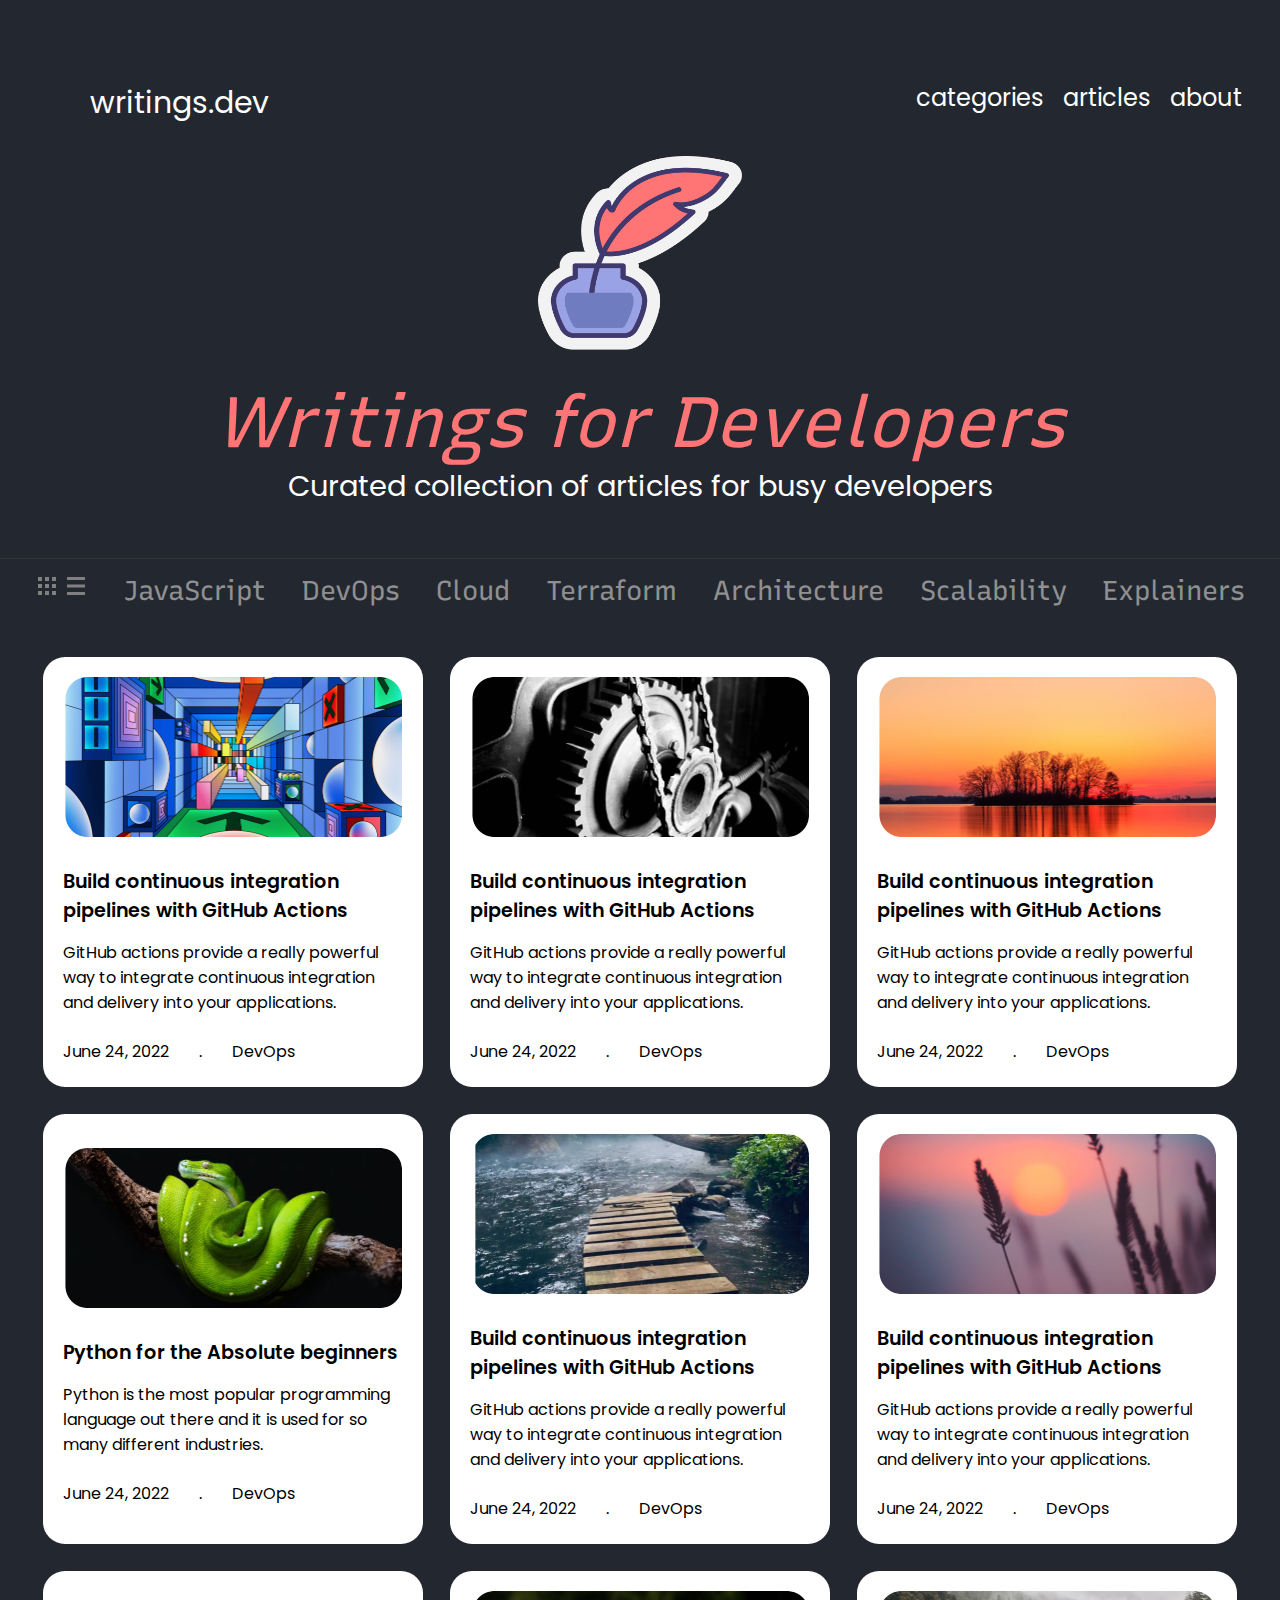
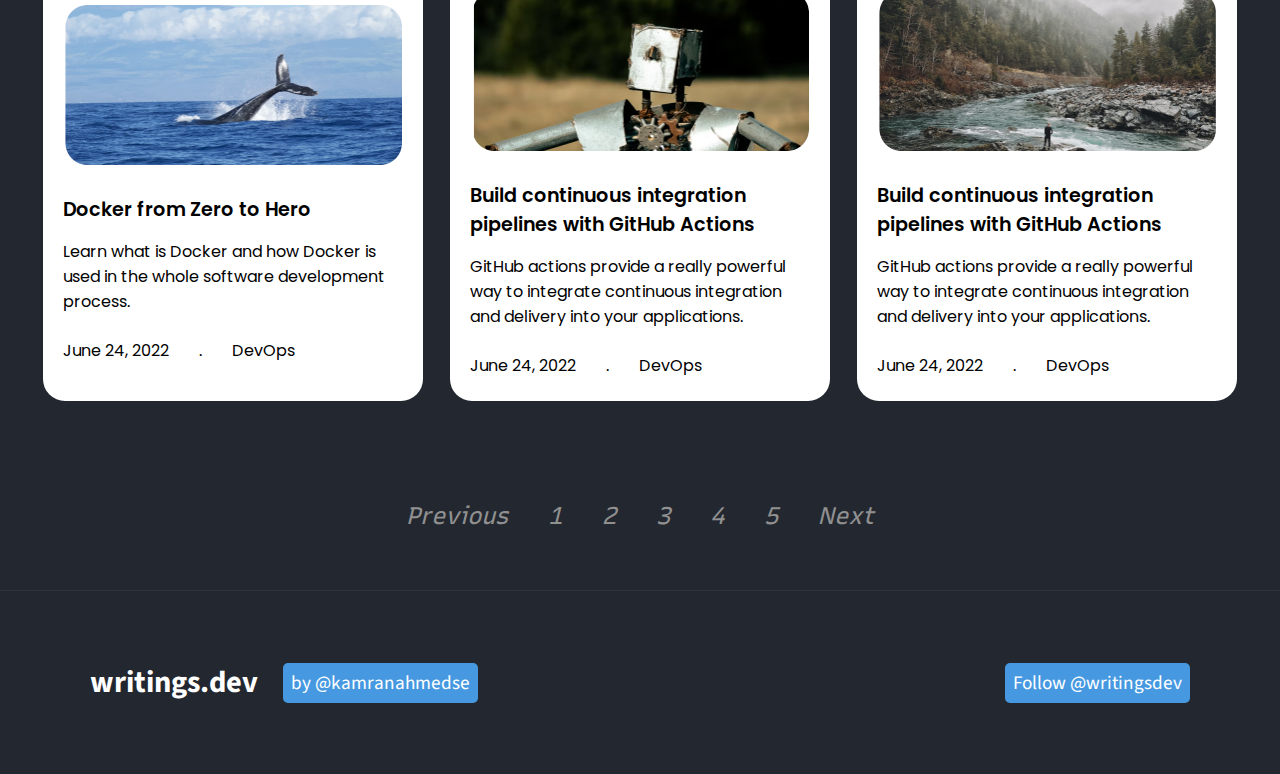
<file: site001/index.html>
<!DOCTYPE html>
<html lang="pt-BR">
<head>
    <meta charset="UTF-8">
    <meta name="viewport" content="width=device-width, initial-scale=1.0">
    <title>Document</title>
    <link rel="stylesheet" href="style.css">
    <link rel="stylesheet" href="https://cdnjs.cloudflare.com/ajax/libs/font-awesome/6.0.0/css/all.min.css">
    <link href="https://fonts.googleapis.com/icon?family=Material+Icons" rel="stylesheet">
</head>
<body>
    <header>
        <h2>writings.dev</h2>
        <nav class="barra">
            <p>categories</p>
            <p>articles</p>
            <p>about</p>
        </nav>
        <img src="img/image.png" alt="Logotipo do site" id="logo">
        <h1>Writings for Developers</h1>
        <p>Curated collection of articles for busy developers</p>
    </header>
    
    <nav id="nav">

        <div class="icons-container">
            <svg width="24" height="24" viewBox="0 0 24 24" fill="none" xmlns="http://www.w3.org/2000/svg" class="icon-grid">
                <rect x="3" y="3" width="4" height="4" fill="gray"/>
                <rect x="10" y="3" width="4" height="4" fill="gray"/>
                <rect x="17" y="3" width="4" height="4" fill="gray"/>
                
                <rect x="3" y="10" width="4" height="4" fill="gray"/>
                <rect x="10" y="10" width="4" height="4" fill="gray"/>
                <rect x="17" y="10" width="4" height="4" fill="gray"/>
                
                <rect x="3" y="17" width="4" height="4" fill="gray"/>
                <rect x="10" y="17" width="4" height="4" fill="gray"/>
                <rect x="17" y="17" width="4" height="4" fill="gray"/>
            </svg>
            
              <svg width="24" height="24" viewBox="0 0 24 24" fill="none" xmlns="http://www.w3.org/2000/svg" class="icon-list">
                <rect x="3" y="3" width="18" height="3" fill="gray"/>
                <rect x="3" y="10.5" width="18" height="3" fill="gray"/>
                <rect x="3" y="18" width="18" height="3" fill="gray"/>
              </svg>
        </div>
          
                  
        <p>JavaScript</p>
        <p>DevOps</p>
        <p>Cloud</p>
        <p>Terraform</p>
        <p>Architecture</p>
        <p>Scalability</p>
        <p>Explainers</p>
    </nav>
    <main>
        <div class="container">
            <article class="artigo">
                <img src="img/article1.png" alt="">
                <h2>Build continuous integration pipelines with GitHub Actions</h2>
                <p>GitHub actions provide a really powerful way to integrate continuous integration and delivery into your applications.</p>
                <div id="mini-footer">
                    <p>June 24, 2022</p>      <p>.</p> <p>DevOps</p>
                </div>
            </article>
            <article class="artigo">
                <img src="img/article2.png" alt="">
                <h2>Build continuous integration pipelines with GitHub Actions</h2>
                <p>GitHub actions provide a really powerful way to integrate continuous integration and delivery into your applications.</p>
                <div id="mini-footer">
                    <p>June 24, 2022</p>      <p>.</p> <p>DevOps</p>
                </div>
            </article>
            <article class="artigo">
                <img src="img/article3.png" alt="">
                <h2>Build continuous integration pipelines with GitHub Actions</h2>
                <p>GitHub actions provide a really powerful way to integrate continuous integration and delivery into your applications.</p>
                <div id="mini-footer">
                    <p>June 24, 2022</p>      <p>.</p> <p>DevOps</p>
                </div>
            </article>
            <article class="artigo">
                <img src="img/article4.png" alt="">
                <h2>Python for the Absolute beginners</h2>
                <p>Python is the most popular programming language out there and it is used for so many different industries.</p>
                <div id="mini-footer">
                    <p>June 24, 2022</p>      <p>.</p> <p>DevOps</p>
                </div>
            </article>
            <article class="artigo">
                <img src="img/article5.png" alt="">
                <h2>Build continuous integration pipelines with GitHub Actions</h2>
                <p>GitHub actions provide a really powerful way to integrate continuous integration and delivery into your applications.</p>
                <div id="mini-footer">
                    <p>June 24, 2022</p>      <p>.</p> <p>DevOps</p>
                </div>
            </article>
            <article class="artigo">
                <img src="img/article6.png" alt="">
                <h2>Build continuous integration pipelines with GitHub Actions</h2>
                <p>GitHub actions provide a really powerful way to integrate continuous integration and delivery into your applications.</p>
                <div id="mini-footer">
                    <p>June 24, 2022</p>      <p>.</p> <p>DevOps</p>
                </div>
            </article>
            <article class="artigo">
                <img src="img/article7.png" alt="">
                <h2>Docker from Zero to Hero</h2>
                <p>Learn what is Docker and  how Docker is used in the whole software development process.</p>
                <div id="mini-footer">
                    <p>June 24, 2022</p>      <p>.</p> <p>DevOps</p>
                </div>
            </article>
            <article class="artigo">
                <img src="img/article8.png" alt="">
                <h2>Build continuous integration pipelines with GitHub Actions</h2>
                <p>GitHub actions provide a really powerful way to integrate continuous integration and delivery into your applications.</p>
                <div id="mini-footer">
                    <p>June 24, 2022</p>      <p>.</p> <p>DevOps</p>
                </div>
            </article>
            <article class="artigo">
                <img src="img/article9.png" alt="">
                <h2>Build continuous integration pipelines with GitHub Actions</h2>
                <p>GitHub actions provide a really powerful way to integrate continuous integration and delivery into your applications.</p>
                <div id="mini-footer">
                    <p>June 24, 2022</p>      <p>.</p> <p>DevOps</p>
                </div>
            </article>
        </div>
    </main>
    <nav class="nav-list">
        <p>Previous</p>
        <p>1</p>
        <p i="grifo">2</p>
        <p>3</p>
        <p>4</p>
        <p>5</p>
        <p>Next</p>
    </nav>

    <footer>
        <div class="footer-right">
            <h2>writings.dev</h2>
                    <div class="twitter" id="tw1"><p>by @kamranahmedse</p></div>
        </div>
                <div class="twitter" id="tw2"><p>Follow @writingsdev</p></div>

    </footer>
</body>
</html>
</file>
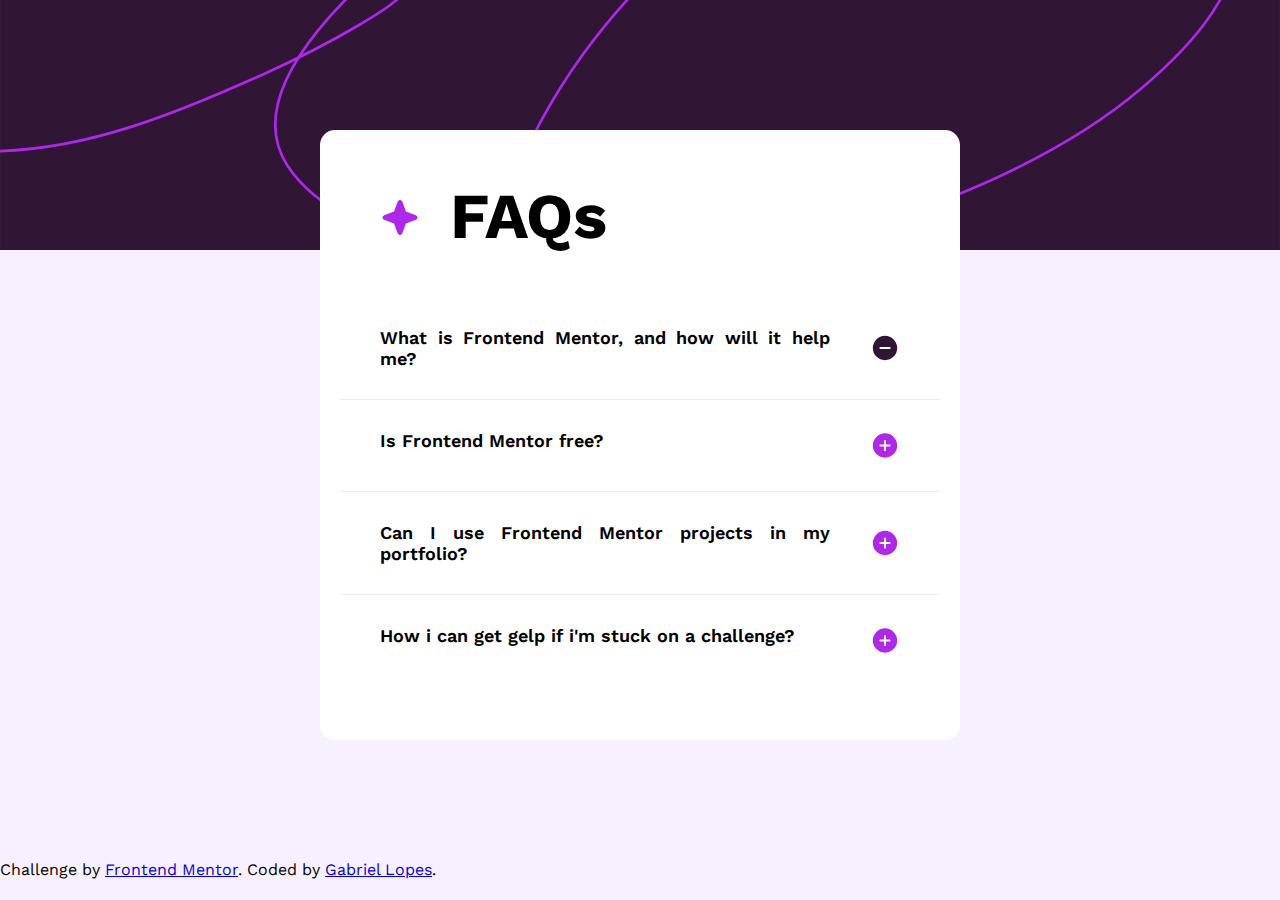
<file: site002/index.html>
<!DOCTYPE html>
<html lang="en">
<head>
  <meta charset="UTF-8">
  <meta name="viewport" content="width=device-width, initial-scale=1.0">

  <link rel="icon" type="image/png" sizes="32x32" href="./assets/images/favicon-32x32.png">
  <link rel="stylesheet" href="style.css">
  <title>Frontend Mentor | FAQ accordion</title>
</head>
<body>
  <header>

  </header>
  <div class="container">
    
    <h1><img src="assets/images/icon-star.svg" alt="" id="star"><span id="title">FAQs</span></h1>
  

        <section class="border">
          <h2>What is Frontend Mentor, and how will it help me? </h2>
          <img src="assets/images/icon-minus.svg" alt="" class="icon" >
          
        </section>
    
    <section class="border">
      <h2 class="subtitle">Is Frontend Mentor free?</h2>
      <img src="assets/images/icon-plus.svg" alt="" class="icon">
    </section>
  
    <section class="border">
      <h2 class="subtitle">Can I use Frontend Mentor projects in my portfolio?</h2>
      <img src="assets/images/icon-plus.svg" alt="" class="icon">
    </section>
    
    <section>
      <h2 class="subtitle">How i can get gelp if i'm stuck on a challenge?</h2>
      <img src="assets/images/icon-plus.svg" alt="" class="icon">
    </section>
    
    
  </div>

  
  <div class="attribution">
    Challenge by <a href="https://www.frontendmentor.io?ref=challenge" target="_blank">Frontend Mentor</a>. 
    Coded by <a href="#">Gabriel Lopes</a>.
  </div>
</body>
</html>
</file>
<file: site001/style.css>
@charset "UTF-8";

@import url('https://fonts.googleapis.com/css2?family=Poppins:ital,wght@0,100;0,200;0,300;0,400;0,500;0,600;0,700;0,800;0,900;1,100;1,200;1,300;1,400;1,500;1,600;1,700;1,800;1,900&family=Recursive:wght@300..1000&family=Source+Sans+3:ital,wght@0,200..900;1,200..900&display=swap');


:root{
    --cor01: #232830;
    --cor02: #FF7575;
    --cor03: #909090;
    --fonte01: "Poppins", sans-serif;
    --fonte02: "Recursive", sans-serif;
    --fonte03: "Source Sans 3", sans-serif;
}

*{
    margin: 0;
    padding: 0;
}

body{
    background-color: var(--cor01);
}

header{
    margin-top: 30px;
    margin-left: 40px;
    margin-right: 40px;
    padding: 50px;
}

header > p{
    font-family: var(--fonte01);
    font-size: 1.81rem;
    color: white;
    text-align: center;
}


header > h2{
    font-family: var(--fonte01);
    font-size: 30px;
    color: white;
    font-weight: 400;
}

header > img{
    padding: 30px;
    margin: auto;
    display: block;
}

header > h1{
    font-family: var(--fonte02);
    font-size: 4.44rem;
    color: var(--cor02);
    text-align: center;
    font-style: italic;
    font-weight: 400;
    letter-spacing: 0%;
}

.barra{
    display: inline-flex;
    position: absolute;
    left: 70%;
    top: 80px;
}

.barra > p{
    font-family: var(--fonte01);
    font-size: 1.5rem;
    color: white;
    font-weight: 400;
    margin-left: 20px;
    display: inline-block;
}

#logo{
    height: 194.45px;
    width: 204.08px;
}

#nav{
    border-top: 1px solid #4d4d4d4b;
    padding-top: 15px;
    color: #909090;
    font-family: var(--fonte02);
    font-size: 1.7rem;
    display: flex;
    justify-content: center;
    gap: 36px;
    margin-bottom: 50px;
}

.icons-container{
    display: flex;
    gap: 5px;
}

.artigo{
    width: 340px;
    height: 390px;
    border-radius: 22px;
    background-color: white;
    padding: 20px;
    position: relative;
    display: grid;
    align-content: center;
    align-items: center;
}

.artigo h2{
    margin-top: 30px;
    margin-bottom: 15px;
    font-size: 1.2rem;
    font-family: var(--fonte01);
    font-weight: 600;
}

.artigo p{
    font-weight: normal;
    font-size: 1rem;
    font-family: var(--fonte01);
    margin-bottom: 4px;
}

.artigo img{
    width: 337px;
    height: 160px;
    margin: auto;
    border-radius: 20px;
}

#mini-footer{
    margin-top: 20px;
    display: inline-flex;
    gap: 30px;
}

.container{
    display: flex;
    flex-wrap: wrap;
    justify-content: center;
    gap: 27px;
}

.nav-list{
    margin-top: 100px;
    display: flex;
    gap: 40px;
    align-items: center;
    justify-content: center;
    
}

.nav-list > p{
    font-family: var(--fonte02);
    font-style: italic;
    color: var(--cor03);
    font-size: 1.5rem;
}


.nav-list #grifo{
    color: var(--cor02);
    font-weight: bold;
    position: relative;
}

.nav-list #grifo::after{
    content: '';
    position: absolute;
    top: -15px;
    left: -9px;
    right: 0;
    height: 2px;
    width: 300%;
    margin: auto;
    background-color: var(--cor02);
    border-radius: 2px;
}

footer{
    margin-top: 60px;
    padding: 70px 90px;
    align-items: center;
    justify-content: space-between;
    border-top: 1px solid #4d4d4d4b;
    display: flex;
    background-color: var(--cor01);
    flex-wrap: wrap;
}

footer h2{
    font-family: var(--fonte03);
    font-size: 1.9rem;
    color: white;
    margin-right: auto;
}

.twitter{
    font-family: var(--fonte03);
    font-size: 1.2rem;
    color: white;
    background-color: #4699E0;
    border-radius: 5px;
    margin-left: 30px;
    padding: 6px 8px;
    white-space: nowrap;
}

.footer-right{
    display: flex;
    gap: 15px;
    align-items: center;
}

#tw1{
    margin-left: 10px
}

#tw2{
    margin-left: 50px;
}
</file>
<file: site002/style.css>
@import url('https://fonts.googleapis.com/css2?family=Work+Sans:ital,wght@0,100..900;1,100..900&display=swap');

:root {
  --primaryfont: "Work Sans", sans-serif;
  --paragraphs: 16px;
  --Purple: hsl(275, 100%, 97%);
  --Purple600: hsl(292, 16%, 49%);
  --Purple950: hsl(292, 42%, 14%);
}


body{
    margin: 0;
    padding: 0;
    max-width: 1440px;
    min-width: 375px;
    background-color: var(--Purple);
    font-family: var(--primaryfont);
    font-weight: 400;
    text-align: justify;
}

header{
    height: 250px;
    width: 100%;
    background-image: url(assets/images/background-pattern-desktop.svg);
    background-size: cover;
    padding: 0;
    margin: 0;
}

section{
    display: flex;
    justify-content: space-between;
    padding: 30px 40px;
}

section h2{
    font-weight: 600;
    font-size: 18px;
    margin: 0;
}

section .icon{
    margin-left: 40px;
    cursor: pointer;
}

.border{
    border-bottom: 1px solid rgba(0, 0, 0, 0.071);
}


div.container{
    background-color: white;
    width: 600px;
    margin: auto;
    padding: 5px 20px;
    position: relative;
    top: -120px;
    border-radius: 15px;
    height: 600px;
}

div.container h1{
    font-size: 4rem;
    padding-left: 40px;
}

div.container h2{
    font-weight: 600;
    font-size: 18px;
}

div.container p{
    line-height: 1.5rem;
    font-size: var(--paragraphs);
    color: var(--Purple600);
    padding: 0px 40px;
}

.container > .subtitle{
    border-top: 1px solid rgba(0, 0, 0, 0.075);
}

.icon{
    display: inline;
}

#star{
    padding-right: 20px;
}

#title{
    padding-left: 10px;
}
</file>
